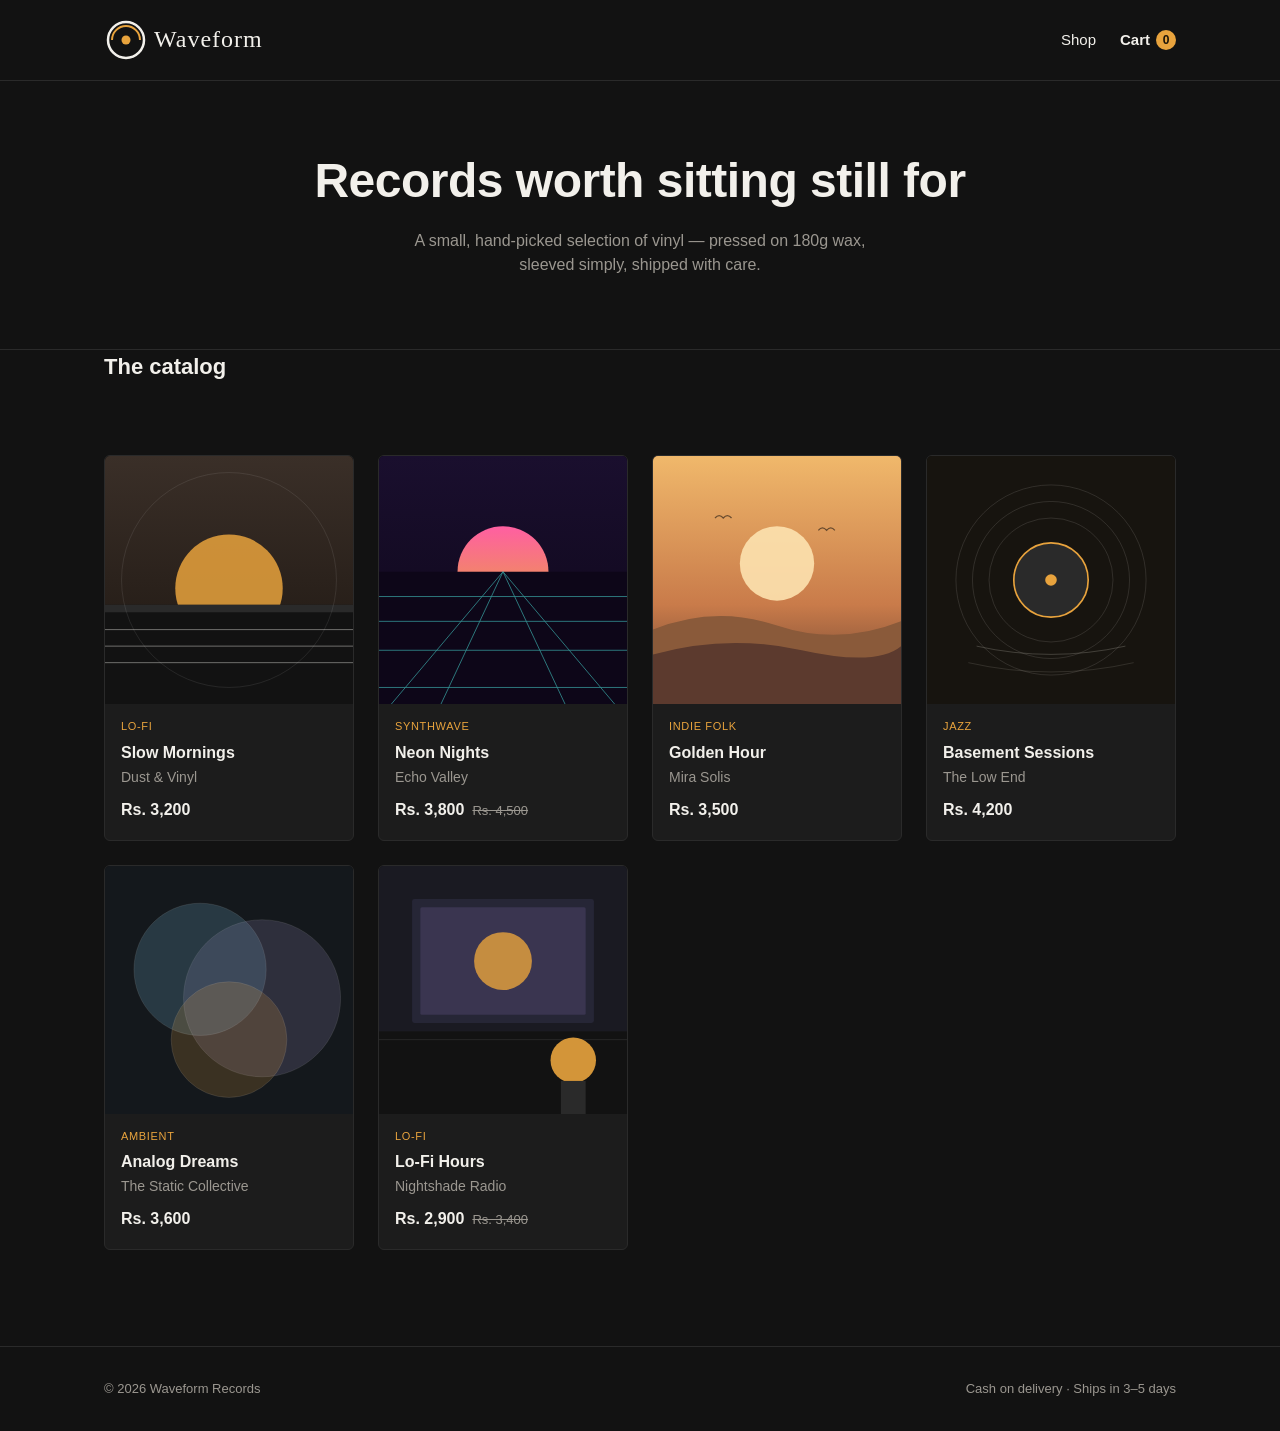
<file: index.html>
<!DOCTYPE html>
<html lang="en">
<head>
<meta charset="UTF-8">
<meta name="viewport" content="width=device-width, initial-scale=1.0">
<title>Waveform — Records worth sitting still for</title>
<link rel="icon" href="assets/favicon.svg" type="image/svg+xml">
<link rel="stylesheet" href="css/style.css">
</head>
<body>

<header class="site-header">
  <div class="wrap">
    <a class="logo" href="index.html"><img src="assets/logo.svg" alt="Waveform"></a>
    <nav class="main-nav">
      <a href="index.html" class="active">Shop</a>
      <a href="cart.html" class="cart-link">Cart <span class="cart-count" data-cart-count>0</span></a>
    </nav>
  </div>
</header>

<section class="hero">
  <div class="wrap">
    <h1>Records worth sitting still for</h1>
    <p>A small, hand-picked selection of vinyl — pressed on 180g wax, sleeved simply, shipped with care.</p>
  </div>
</section>

<main class="wrap">
  <h2 class="section-title">The catalog</h2>
  <div class="product-grid" id="product-grid"></div>
</main>

<footer class="site-footer">
  <div class="wrap">
    <span>&copy; 2026 Waveform Records</span>
    <span>Cash on delivery · Ships in 3–5 days</span>
  </div>
</footer>

<script src="js/products.js"></script>
<script src="js/cart.js"></script>
<script src="js/main.js"></script>
<script src="js/home.js"></script>
</body>
</html>
</file>
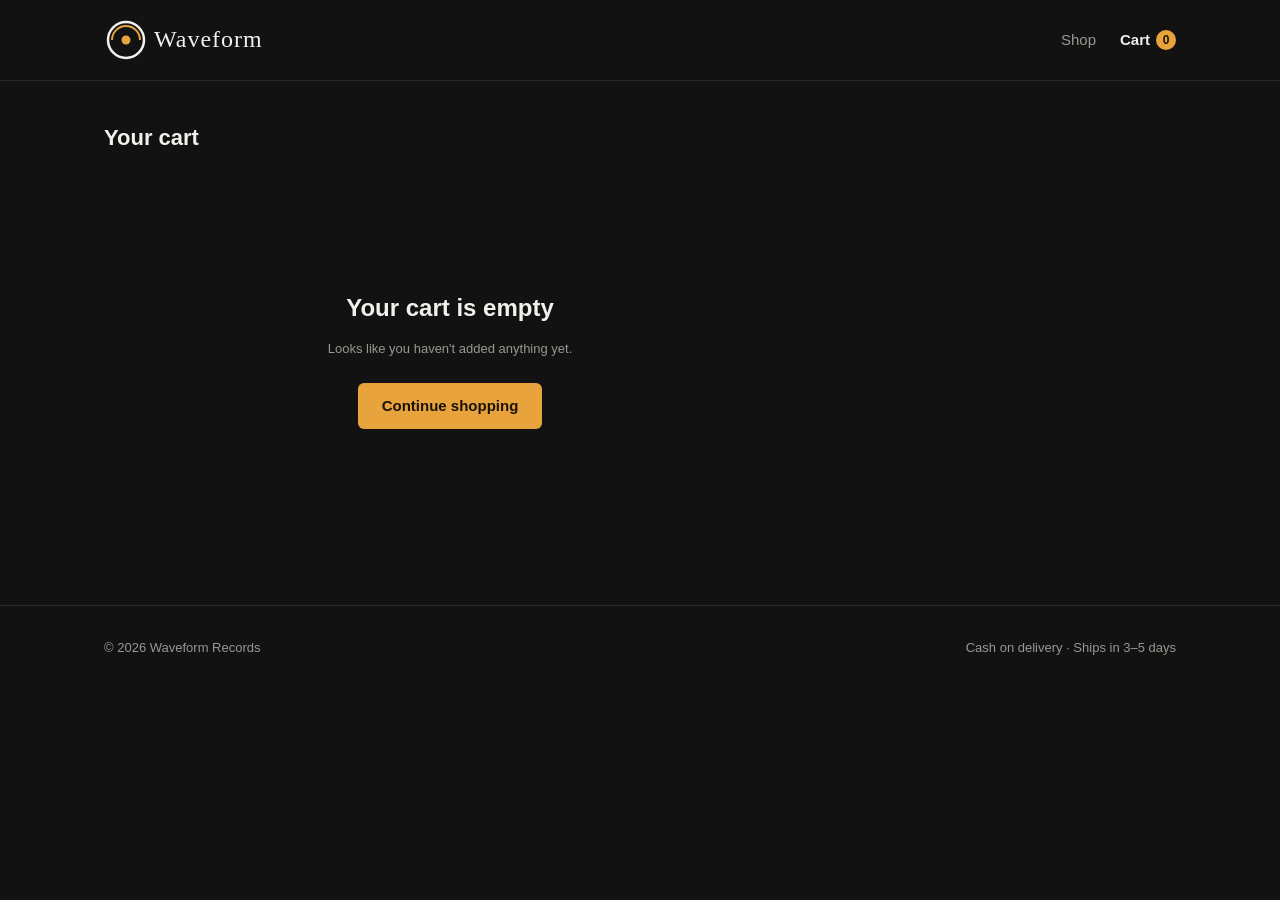
<file: cart.html>
<!DOCTYPE html>
<html lang="en">
<head>
<meta charset="UTF-8">
<meta name="viewport" content="width=device-width, initial-scale=1.0">
<title>Waveform — Cart</title>
<link rel="icon" href="assets/favicon.svg" type="image/svg+xml">
<link rel="stylesheet" href="css/style.css">
</head>
<body>

<header class="site-header">
  <div class="wrap">
    <a class="logo" href="index.html"><img src="assets/logo.svg" alt="Waveform"></a>
    <nav class="main-nav">
      <a href="index.html">Shop</a>
      <a href="cart.html" class="cart-link active">Cart <span class="cart-count" data-cart-count>0</span></a>
    </nav>
  </div>
</header>

<main class="wrap">
  <h1 class="section-title" style="margin-top:40px;">Your cart</h1>
  <div class="cart-layout">
    <div id="cart-page-body"></div>
    <aside id="cart-summary"></aside>
  </div>
</main>

<footer class="site-footer">
  <div class="wrap">
    <span>&copy; 2026 Waveform Records</span>
    <span>Cash on delivery · Ships in 3–5 days</span>
  </div>
</footer>

<script src="js/products.js"></script>
<script src="js/cart.js"></script>
<script src="js/main.js"></script>
<script src="js/cart-render.js"></script>
</body>
</html>
</file>
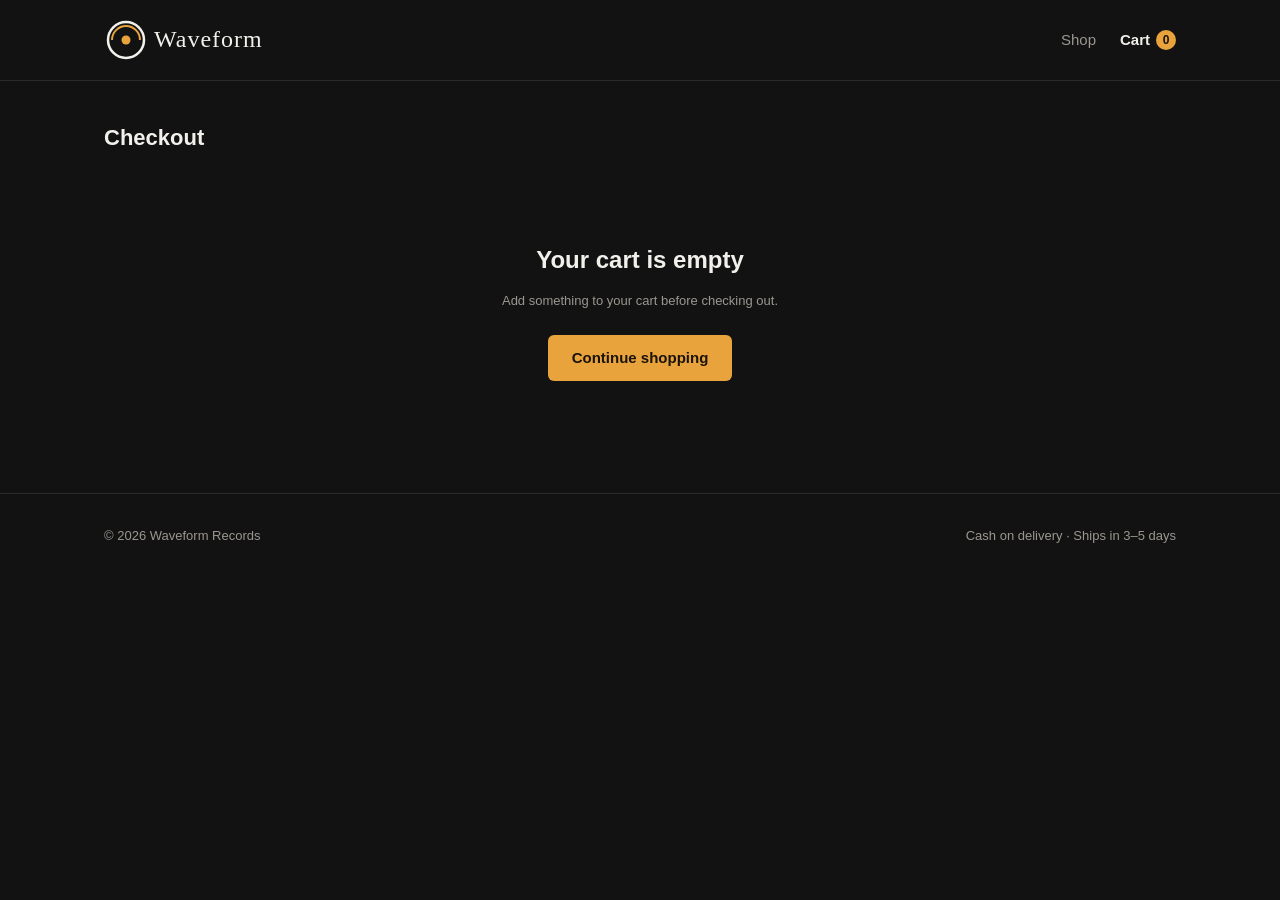
<file: checkout.html>
<!DOCTYPE html>
<html lang="en">
<head>
<meta charset="UTF-8">
<meta name="viewport" content="width=device-width, initial-scale=1.0">
<title>Waveform — Checkout</title>
<link rel="icon" href="assets/favicon.svg" type="image/svg+xml">
<link rel="stylesheet" href="css/style.css">
</head>
<body>

<header class="site-header">
  <div class="wrap">
    <a class="logo" href="index.html"><img src="assets/logo.svg" alt="Waveform"></a>
    <nav class="main-nav">
      <a href="index.html">Shop</a>
      <a href="cart.html" class="cart-link">Cart <span class="cart-count" data-cart-count>0</span></a>
    </nav>
  </div>
</header>

<main class="wrap">
  <h1 class="section-title" style="margin-top:40px;">Checkout</h1>
  <div id="checkout-root">
    <div class="cart-layout">
      <div>
        <form id="checkout-form">
          <div class="field">
            <label for="full-name">Full name</label>
            <input type="text" id="full-name" required>
          </div>
          <div class="field">
            <label for="phone">Phone number</label>
            <input type="tel" id="phone" required>
          </div>
          <div class="field">
            <label for="email">Email (optional)</label>
            <input type="email" id="email">
          </div>
          <div class="field">
            <label for="address">Delivery address</label>
            <textarea id="address" rows="3" required></textarea>
          </div>
          <div class="field">
            <label for="city">City</label>
            <input type="text" id="city" required>
          </div>
          <div class="field">
            <label for="postal">Postal code (optional)</label>
            <input type="text" id="postal">
          </div>
          <div class="field">
            <label for="notes">Order notes (optional)</label>
            <textarea id="notes" rows="2"></textarea>
          </div>
          <button type="submit" class="btn btn-block">Place order</button>
          <p class="form-note" style="margin-top:12px;">Cash on Delivery — pay when your order arrives.</p>
        </form>
      </div>
      <aside id="checkout-summary"></aside>
    </div>
  </div>
</main>

<footer class="site-footer">
  <div class="wrap">
    <span>&copy; 2026 Waveform Records</span>
    <span>Cash on delivery · Ships in 3–5 days</span>
  </div>
</footer>

<script src="js/products.js"></script>
<script src="js/cart.js"></script>
<script src="js/main.js"></script>
<script src="js/checkout.js"></script>
</body>
</html>
</file>
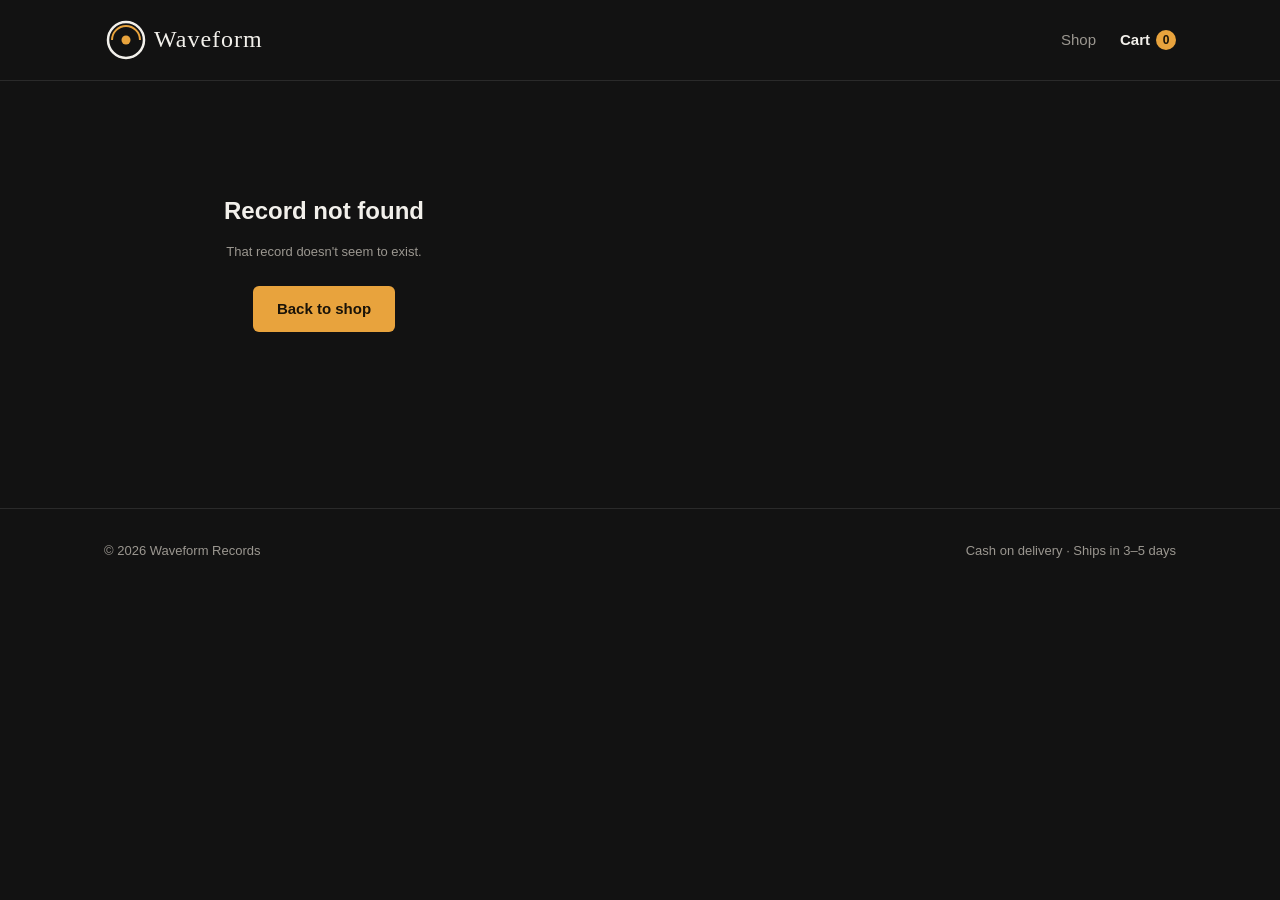
<file: product.html>
<!DOCTYPE html>
<html lang="en">
<head>
<meta charset="UTF-8">
<meta name="viewport" content="width=device-width, initial-scale=1.0">
<title>Waveform — Record</title>
<link rel="icon" href="assets/favicon.svg" type="image/svg+xml">
<link rel="stylesheet" href="css/style.css">
</head>
<body>

<header class="site-header">
  <div class="wrap">
    <a class="logo" href="index.html"><img src="assets/logo.svg" alt="Waveform"></a>
    <nav class="main-nav">
      <a href="index.html">Shop</a>
      <a href="cart.html" class="cart-link">Cart <span class="cart-count" data-cart-count>0</span></a>
    </nav>
  </div>
</header>

<main class="wrap">
  <div class="product-detail" id="product-root"></div>
</main>

<footer class="site-footer">
  <div class="wrap">
    <span>&copy; 2026 Waveform Records</span>
    <span>Cash on delivery · Ships in 3–5 days</span>
  </div>
</footer>

<script src="js/products.js"></script>
<script src="js/cart.js"></script>
<script src="js/main.js"></script>
<script src="js/product.js"></script>
</body>
</html>
</file>
<file: css/style.css>
/* Waveform — dummy vinyl record store. Minimal dark theme. */

:root {
  --bg: #121212;
  --surface: #1C1C1C;
  --text: #F2F0EB;
  --muted: #9B9790;
  --accent: #E8A33D;
  --border: #2A2A2A;
  --radius: 6px;
  --max-width: 1120px;
}

* { box-sizing: border-box; }

html, body {
  margin: 0;
  padding: 0;
  background: var(--bg);
  color: var(--text);
  font-family: -apple-system, BlinkMacSystemFont, 'Segoe UI', Roboto, Helvetica, Arial, sans-serif;
  line-height: 1.5;
}

a { color: inherit; text-decoration: none; }
img { max-width: 100%; display: block; }

.wrap {
  max-width: var(--max-width);
  margin: 0 auto;
  padding: 0 24px;
}

/* ---------- Header ---------- */

.site-header {
  border-bottom: 1px solid var(--border);
  position: sticky;
  top: 0;
  background: var(--bg);
  z-index: 50;
}

.site-header .wrap {
  display: flex;
  align-items: center;
  justify-content: space-between;
  gap: 16px;
  padding-top: 16px;
  padding-bottom: 16px;
  flex-wrap: wrap;
}

.logo svg { height: 32px; width: auto; }

.main-nav {
  display: flex;
  align-items: center;
  gap: 24px;
  flex-wrap: wrap;
}

.main-nav a {
  font-size: 15px;
  color: var(--muted);
  transition: color 0.15s ease;
}

.main-nav a:hover,
.main-nav a.active {
  color: var(--text);
}

.cart-link {
  position: relative;
  display: inline-flex;
  align-items: center;
  gap: 6px;
  color: var(--text) !important;
  font-weight: 600;
}

.cart-count {
  background: var(--accent);
  color: #1a1308;
  font-size: 12px;
  font-weight: 700;
  min-width: 20px;
  height: 20px;
  border-radius: 10px;
  display: inline-flex;
  align-items: center;
  justify-content: center;
  padding: 0 5px;
}

/* ---------- Buttons & forms ---------- */

.btn {
  display: inline-block;
  background: var(--accent);
  color: #1a1308;
  border: none;
  padding: 12px 24px;
  border-radius: var(--radius);
  font-size: 15px;
  font-weight: 600;
  cursor: pointer;
  text-align: center;
  transition: opacity 0.15s ease;
}

.btn:hover { opacity: 0.88; }

.btn-outline {
  background: transparent;
  color: var(--text);
  border: 1px solid var(--border);
}

.btn-block { display: block; width: 100%; }

.btn:disabled { opacity: 0.5; cursor: not-allowed; }

label {
  display: block;
  font-size: 13px;
  color: var(--muted);
  margin-bottom: 6px;
}

input, textarea, select {
  width: 100%;
  background: var(--surface);
  border: 1px solid var(--border);
  color: var(--text);
  padding: 11px 12px;
  border-radius: var(--radius);
  font-size: 15px;
  font-family: inherit;
  min-width: 0;
}

input:focus, textarea:focus, select:focus {
  outline: none;
  border-color: var(--accent);
}

.field { margin-bottom: 18px; }

.form-note { font-size: 13px; color: var(--muted); }

/* ---------- Hero ---------- */

.hero {
  padding: 64px 0 48px;
  text-align: center;
  border-bottom: 1px solid var(--border);
}

.hero h1 {
  font-size: clamp(32px, 5vw, 48px);
  margin: 0 0 12px;
  letter-spacing: -0.5px;
}

.hero p {
  color: var(--muted);
  max-width: 480px;
  margin: 0 auto 24px;
  font-size: 16px;
}

/* ---------- Product grid ---------- */

.section-title {
  font-size: 22px;
  margin: 0 0 24px;
}

.product-grid {
  display: grid;
  grid-template-columns: repeat(auto-fill, minmax(220px, 1fr));
  gap: 24px;
  padding: 48px 0;
}

.product-card {
  background: var(--surface);
  border: 1px solid var(--border);
  border-radius: var(--radius);
  overflow: hidden;
  transition: border-color 0.15s ease;
}

.product-card:hover { border-color: var(--accent); }

.product-card .cover { aspect-ratio: 1 / 1; background: #0e0e0e; }
.product-card .cover img { width: 100%; height: 100%; object-fit: cover; }

.product-card .info { padding: 14px 16px 18px; }
.product-card .genre {
  font-size: 11px;
  text-transform: uppercase;
  letter-spacing: 0.06em;
  color: var(--accent);
  margin: 0 0 6px;
}
.product-card h3 { font-size: 16px; margin: 0 0 2px; }
.product-card .artist { font-size: 14px; color: var(--muted); margin: 0 0 10px; }
.product-card .price-row {
  display: flex;
  align-items: baseline;
  gap: 8px;
  font-weight: 600;
}
.product-card .compare-at {
  color: var(--muted);
  text-decoration: line-through;
  font-weight: 400;
  font-size: 13px;
}

/* ---------- Product detail ---------- */

.product-detail {
  display: grid;
  grid-template-columns: minmax(0, 440px) 1fr;
  gap: 48px;
  padding: 48px 0 64px;
}

.product-detail .cover { border-radius: var(--radius); overflow: hidden; background: #0e0e0e; }

.product-detail .genre {
  font-size: 12px;
  text-transform: uppercase;
  letter-spacing: 0.06em;
  color: var(--accent);
  margin: 0 0 10px;
}

.product-detail h1 { font-size: 30px; margin: 0 0 4px; }
.product-detail .artist { font-size: 17px; color: var(--muted); margin: 0 0 20px; }

.product-detail .price-row {
  display: flex;
  align-items: baseline;
  gap: 10px;
  font-size: 24px;
  font-weight: 700;
  margin-bottom: 24px;
}

.product-detail .description { color: var(--muted); margin-bottom: 20px; }

.product-detail .details-list {
  list-style: none;
  padding: 0;
  margin: 0 0 28px;
  color: var(--muted);
  font-size: 14px;
}
.product-detail .details-list li {
  padding: 8px 0;
  border-bottom: 1px solid var(--border);
}

.qty-row { display: flex; align-items: center; gap: 16px; margin-bottom: 20px; }

.qty-stepper {
  display: inline-flex;
  align-items: center;
  border: 1px solid var(--border);
  border-radius: var(--radius);
  overflow: hidden;
}
.qty-stepper button {
  background: var(--surface);
  color: var(--text);
  border: none;
  width: 36px;
  height: 36px;
  font-size: 16px;
  cursor: pointer;
}
.qty-stepper input {
  width: 44px;
  text-align: center;
  border: none;
  border-left: 1px solid var(--border);
  border-right: 1px solid var(--border);
  border-radius: 0;
  height: 36px;
  padding: 0;
}

/* ---------- Cart & checkout ---------- */

.cart-layout {
  display: grid;
  grid-template-columns: 1fr minmax(280px, 340px);
  gap: 40px;
  padding: 48px 0 64px;
  align-items: start;
}

.cart-line {
  display: grid;
  grid-template-columns: 72px 1fr auto;
  gap: 16px;
  align-items: center;
  padding: 16px 0;
  border-bottom: 1px solid var(--border);
}

.cart-line .thumb {
  width: 72px;
  height: 72px;
  border-radius: 4px;
  overflow: hidden;
  background: #0e0e0e;
}
.cart-line .thumb img { width: 100%; height: 100%; object-fit: cover; }

.cart-line h3 { font-size: 15px; margin: 0 0 2px; }
.cart-line .variant { font-size: 13px; color: var(--muted); }
.cart-line .line-total { font-weight: 600; white-space: nowrap; }

.remove-btn {
  background: none;
  border: none;
  color: var(--muted);
  font-size: 13px;
  cursor: pointer;
  padding: 0;
  text-decoration: underline;
}
.remove-btn:hover { color: var(--text); }

#cart-summary, #checkout-summary {
  background: var(--surface);
  border: 1px solid var(--border);
  border-radius: var(--radius);
  padding: 24px;
}

.summary-row {
  display: flex;
  justify-content: space-between;
  font-size: 14px;
  color: var(--muted);
  padding: 6px 0;
}
.summary-row.total {
  color: var(--text);
  font-weight: 700;
  font-size: 16px;
  border-top: 1px solid var(--border);
  margin-top: 8px;
  padding-top: 14px;
}

.cart-empty {
  text-align: center;
  padding: 64px 0;
}
.cart-empty h2 { margin: 0 0 10px; }

/* ---------- Footer ---------- */

.site-footer {
  border-top: 1px solid var(--border);
  padding: 32px 0;
  margin-top: 48px;
}
.site-footer .wrap {
  display: flex;
  justify-content: space-between;
  align-items: center;
  gap: 16px;
  flex-wrap: wrap;
  color: var(--muted);
  font-size: 13px;
}
.site-footer a { color: var(--muted); }
.site-footer a:hover { color: var(--text); }

/* ---------- Responsive ---------- */

@media (max-width: 760px) {
  .product-detail { grid-template-columns: 1fr; gap: 28px; }
  .cart-layout { grid-template-columns: 1fr; }
  .hero { padding: 48px 0 36px; }
  .cart-line { grid-template-columns: 56px 1fr auto; }
  .cart-line .thumb { width: 56px; height: 56px; }
}

@media (max-width: 480px) {
  .site-header .wrap { gap: 10px; }
  .main-nav { gap: 16px; }
  .wrap { padding: 0 16px; }
}
</file>
